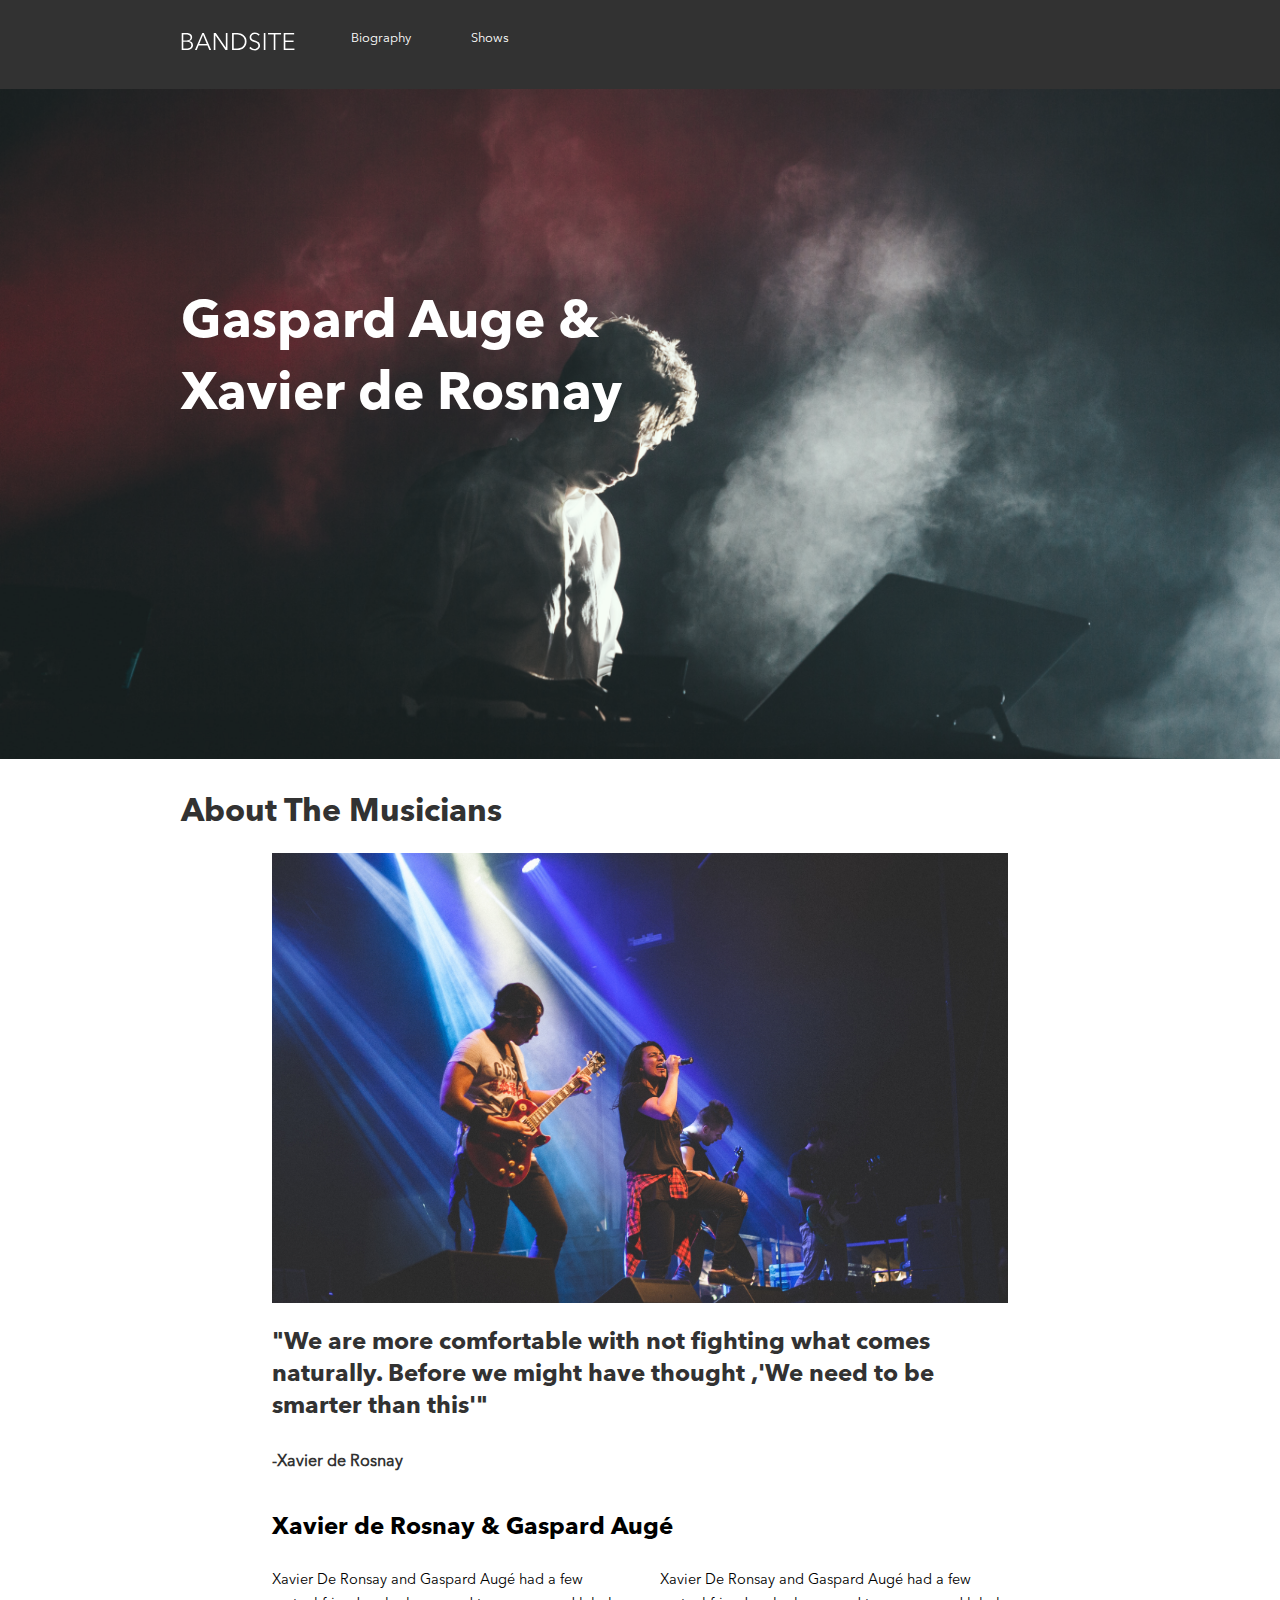
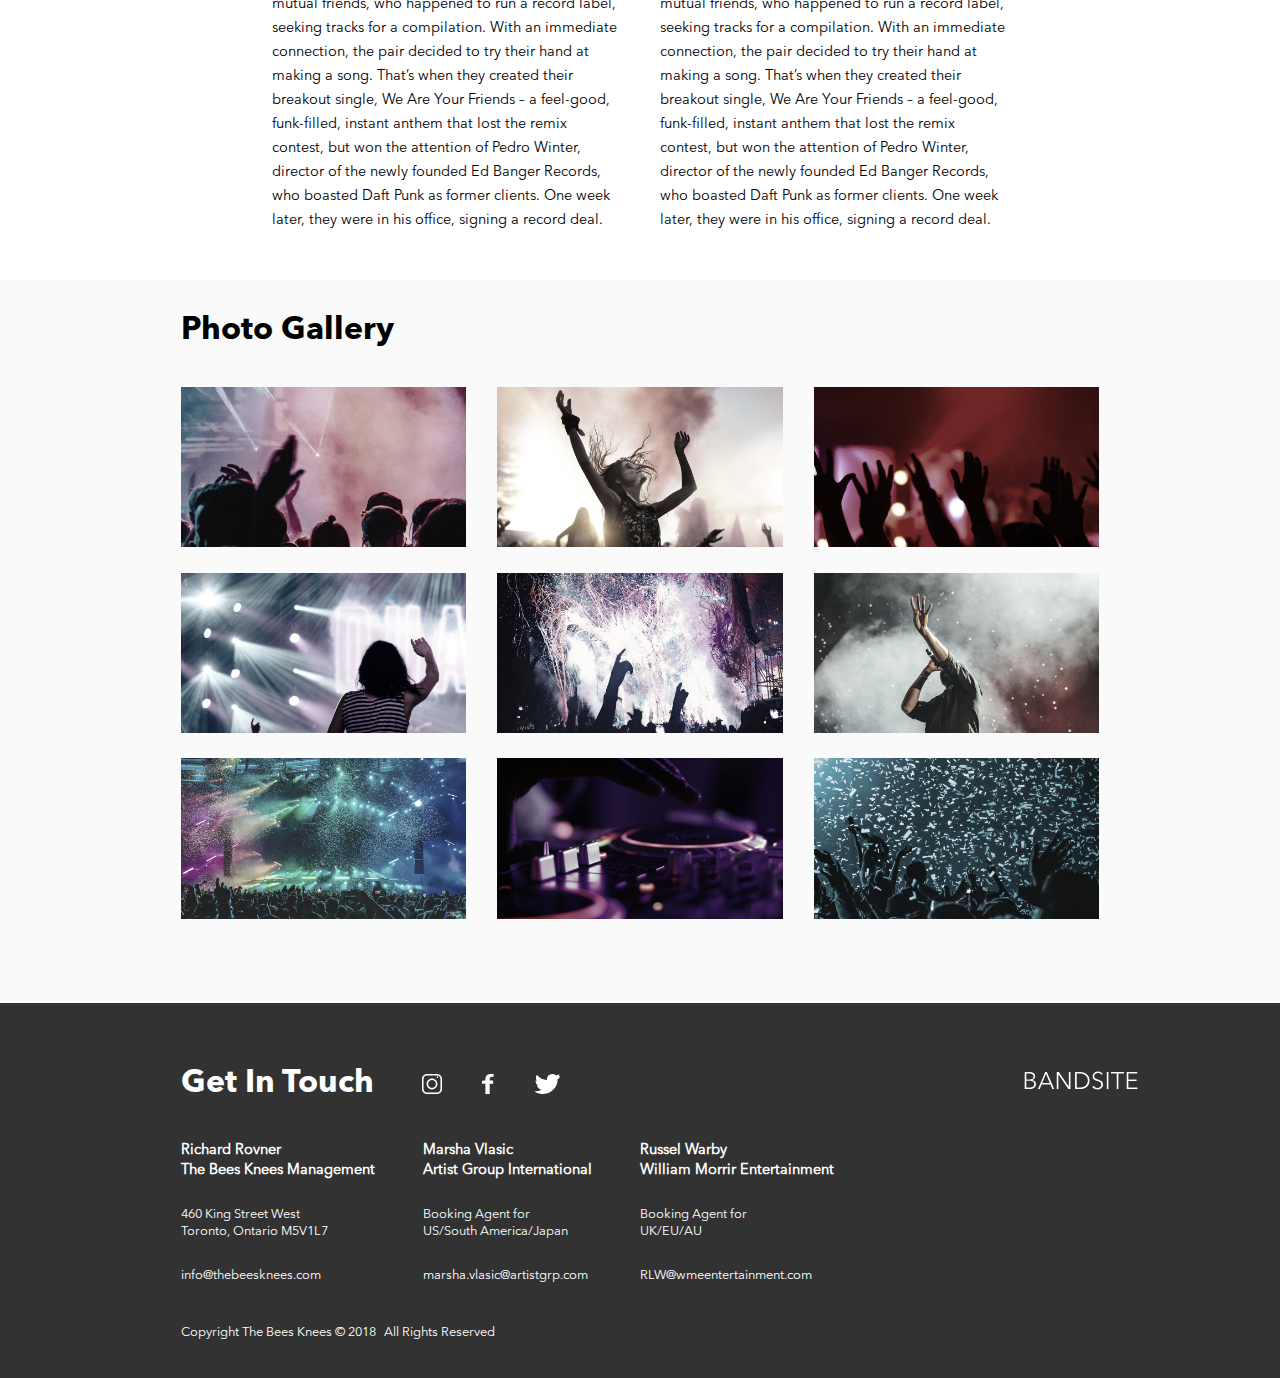
<file: sprint-1/html/index.html>
<!DOCTYPE html>
<html>

    <head>
        <title>Sprint 1</title>
        <link rel="stylesheet" href="../css/style1.css">
        <meta name="viewport" content="width=device-width, initial-scale=1.0">
        <meta http-equiv="X-UA-Compatible" content="ie=edge">
    </head>

    <body>
        <header class="main-header">
            <a href="./index.html"><img class="main-header__logo" src="../logos/logo-bandsite-edit.svg" alt=""></a>
            <nav class="nav-bar">
                <ul class="nav-bar__list">
                    <li>Biography</li>
                    <li>Shows</li>
                </ul>
            </nav>
        </header>

        <main>
            <div class="hero-container">
                <img class="hero-container__image" src="../images/main1.jpg" alt="">
                <div class="hero-container__text">Gaspard Auge & Xavier de Rosnay</div>
            </div>
            <article class="main-article">
                <h1 class="main-article__title">About the Musicians</h1>
                <div class="main-article__image--box"><img class="main-article__image" src="../images/main.jpg" alt=""></div> 
                <p class="main-article__quote">"We are more comfortable with not fighting what comes naturally. Before we
                    might have thought ,'We need to be smarter than this'" </p>
                <p class="main-article__preacher">-Xavier de Rosnay</p>
            </article>

            <article class="stories">
                <h3 class="stories__column__heading">Xavier de Rosnay & Gaspard Augé</h3>
                <div class="stories__column__content">
                    <p class="stories__column__content--first">Xavier De Ronsay and Gaspard Augé had a few mutual friends,
                        who happened to run a record label, seeking tracks for a
                        compilation. With an immediate connection, the pair decided to
                        try their hand at making a song. That’s when they created their
                        breakout single, We Are Your Friends – a feel-good, funk-filled,
                        instant anthem that lost the remix contest, but won the attention
                        of Pedro Winter, director of the newly founded Ed Banger
                        Records, who boasted Daft Punk as former clients. One week
                        later, they were in his office, signing a record deal.
                    </p>
                    
                    
                    <p class="stories__column__content--second">
                        Xavier De Ronsay and Gaspard Augé had a few mutual friends,
                        who happened to run a record label, seeking tracks for a
                        compilation. With an immediate connection, the pair decided to
                        try their hand at making a song. That’s when they created their
                        breakout single, We Are Your Friends – a feel-good, funk-filled,
                        instant anthem that lost the remix contest, but won the attention
                        of Pedro Winter, director of the newly founded Ed Banger
                        Records, who boasted Daft Punk as former clients. One week
                        later, they were in his office, signing a record deal.
                    </p>
                </div>
                
            </article>

            <article class="gallery">
                <div>
                    <h2 class="gallery__heading">Photo Gallery</h2>
                </div>
                <div class="gallery__photos">
                    <img src="../images/Photo-gallery-1.jpg" alt="">
                    <img src="../images/Photo-gallery-2.jpg" alt="">
                    <img src="../images/Photo-gallery-3.jpg" alt="">
                    <img src="../images/Photo-gallery-4.jpg" alt="">
                    <img src="../images/Photo-gallery-5.jpg" alt="">
                    <img src="../images/Photo-gallery-6.jpg" alt="">
                    <img src="../images/Photo-gallery-7.jpg" alt="">
                    <img src="../images/Photo-gallery-8.jpg" alt="">
                    <img src="../images/Photo-gallery-9.jpg" alt="">
                </div>
            </article>

        </main>

        <footer class="footer">
            <div class="footer-start">
                <h1 class="footer-start__slogan">Get in Touch</h1>
                <div class="footer-start__socials">
                    <img src="../icons/SVG/Icon-instagram.svg" alt="">
                    <img src="../icons/SVG/Icon-facebook.svg" alt="">
                    <img src="../icons/SVG/Icon-twitter.svg" alt="">
                </div>
                <div class="footer-start__logo"><img src="../logos/logo-bandsite-edit.svg" alt=""></div>
            </div>
            <div class="footer-center">
                <div class="footer-center__contact1">
                    <div class="footer-center__contact1--intro">
                        <p>Richard Rovner</p>
                        <p>The Bees Knees Management</p>
                    </div>
                    <div class="footer-center__contact1--address">
                        <p>460 King Street West</p>
                        <p>Toronto, Ontario M5V1L7</p>
                    </div>
            
                    <p class="footer-center__contact1--email">info@thebeesknees.com</p>
                </div>
                <div class="footer-center__contact2">
                    <div class="footer-center__contact1--intro">
                        <p>Marsha Vlasic</p>
                        <p>Artist Group International</p>
                    </div>
                    <div class="footer-center__contact2--address">
                        <p>Booking Agent for</p>
                        <p>US/South America/Japan</p>
                    </div>
                    <p class="footer-center__contact2--email">marsha.vlasic@artistgrp.com</p>
                </div>
                <div class="footer-center__contact3">
                    <div class="footer-center__contact1--intro">
                        <p>Russel Warby</p>
                        <p>William Morrir Entertainment</p>
                    </div>
                    <div class="footer-center__contact3--address">
                        <p>Booking Agent for</p>
                        <p>UK/EU/AU</p>
                    </div>
                    <p class="footer-center__contact3--email">RLW@wmeentertainment.com</p>
                </div>
            </div>
            <div class="footer-end">
                <p>Copyright The Bees Knees &copy 2018</p>
                <p>All Rights Reserved</p>
            </div>
        </footer>

    </body>

</html>
</file>
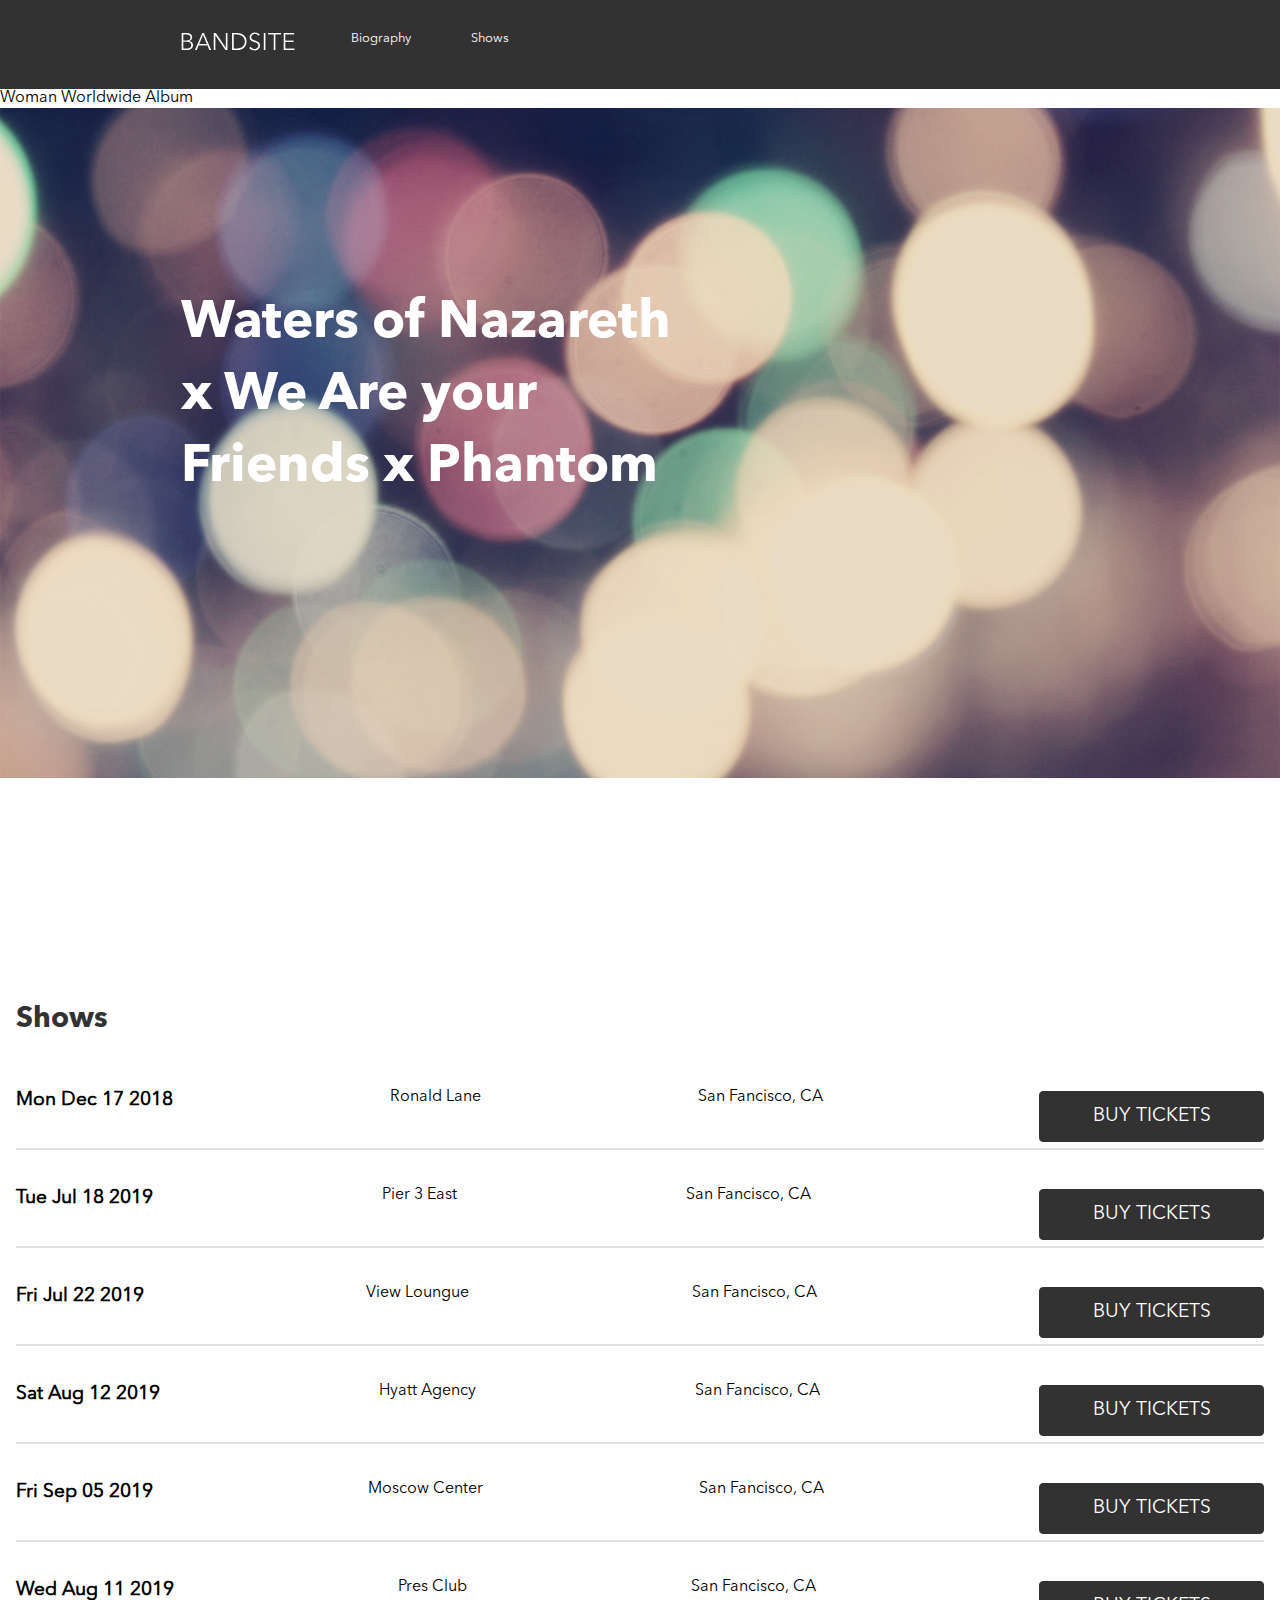
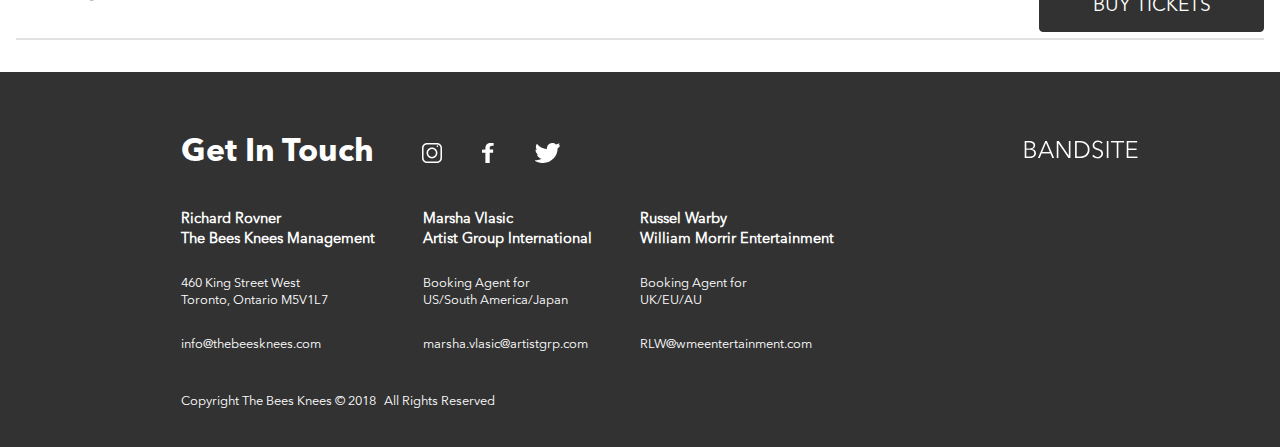
<file: sprint-2/html/show.html>
<!DOCTYPE html>
<html lang="en">
<head>
    <meta charset="UTF-8">
    <meta name="viewport" content="width=device-width, initial-scale=1.0">
    <meta http-equiv="X-UA-Compatible" content="ie=edge">
    <title>Shows</title>
    <link rel="stylesheet" href="../css/style1.css">
    <link rel="stylesheet" href="../css/styles2.css">
</head>
<body>
    <header class="main-header">
        <a href="./index.html"><img class="main-header__logo" src="../logos/logo-bandsite-edit.svg" alt=""></a>
        <nav class="nav-bar">
            <ul class="nav-bar__list">
                <li>Biography</li>
                <li>Shows</li>
            </ul>
        </nav>
    </header>

    <main>
        <div class="hero-container">
            <div class="hero-container__album">Woman Worldwide Album</div>
            <img class="hero-container__image" src="../images/show-hero.jpg" alt="">
            <div class="hero-container__text">Waters of Nazareth x We Are your Friends x Phantom</div>
            <div class="hero-container__song">
                <iframe width="90%" height="166" scrolling="no" frameborder="no" allow="autoplay"
                    src="https://w.soundcloud.com/player/?url=https%3A//api.soundcloud.com/tracks/639078390&color=%23ff5500&auto_play=false&hide_related=false&show_comments=true&show_user=true&show_reposts=false&show_teaser=true"></iframe>
            </div>
        </div>

        <article class="shows">
            <div class="shows__heading"><h2>shows</h2></div>
            <div class="shows__tickets">
                <div class="shows__tickets__box">
                    <div class="shows__tickets__date">
                        <div class="shows__tickets__date--key">date</div>
                        <div class="shows__tickets__date--value">Mon Dec 17 2018</div>
                    </div>
                    <div class="shows__tickets__venue">
                        <div class="shows__tickets__venue--key">venue</div>
                        <div class="shows__tickets__venue--value">Ronald Lane</div>
                    </div>
                    <div class="shows__tickets__location">
                        <div class="shows__tickets__location--key">location</div>
                        <div class="shows__tickets__location--value">San Fancisco, CA</div>
                    </div>
                    <button class="shows__tickets__button--buy">
                        buy tickets
                    </button>
                </div>
        
                <div class="shows__tickets__box">
                    <div class="shows__tickets__date">
        
                        <div class="shows__tickets__date--key">date</div>
                        <div class="shows__tickets__date--value">Tue Jul 18 2019</div>
        
                    </div>
                    <div class="shows__tickets__venue">
                        <div class="shows__tickets__venue--key">venue</div>
                        <div class="shows__tickets__venue--value">Pier 3 East</div>
        
                    </div>
                    <div class="shows__tickets__location">
                        <div class="shows__tickets__location--key">location</div>
                        <div class="shows__tickets__location--value">San Fancisco, CA</div>
                    </div>
                    <button class="shows__tickets__button--buy">
                        buy tickets
                    </button>
                </div>
        
                <div class="shows__tickets__box">
                    <div class="shows__tickets__date">
        
                        <div class="shows__tickets__date--key">date</div>
                        <div class="shows__tickets__date--value">Fri Jul 22 2019</div>
        
                    </div>
                    <div class="shows__tickets__venue">
        
                        <div class="shows__tickets__venue--key">venue</div>
                        <div class="shows__tickets__venue--value">View Loungue</div>
        
                    </div>
                    <div class="shows__tickets__location">
        
                        <div class="shows__tickets__location--key">location</div>
                        <div class="shows__tickets__location--value">San Fancisco, CA</div>
        
                    </div>
                    <button class="shows__tickets__button--buy">
                        buy tickets
                    </button>
                </div>
        
                <div class="shows__tickets__box">
                    <div class="shows__tickets__date">
        
                        <div class="shows__tickets__date--key">date</div>
                        <div class="shows__tickets__date--value">Sat Aug 12 2019</div>
        
                    </div>
                    <div class="shows__tickets__venue">
        
                        <div class="shows__tickets__venue--key">venue</div>
                        <div class="shows__tickets__venue--value">Hyatt Agency</div>
        
                    </div>
                    <div class="shows__tickets__location">
                        <div class="shows__tickets__location--key">location</div>
                        <div class="shows__tickets__location--value">San Fancisco, CA</div>
                    </div>
                    <button class="shows__tickets__button--buy">
                        buy tickets
                    </button>
                </div>
        
                <div class="shows__tickets__box">
                    <div class="shows__tickets__date">
        
                        <div class="shows__tickets__date--key">date</div>
                        <div class="shows__tickets__date--value">Fri Sep 05 2019</div>
        
                    </div>
                    <div class="shows__tickets__venue">
        
                        <div class="shows__tickets__venue--key">venue</div>
                        <div class="shows__tickets__venue--value">Moscow Center</div>
        
                    </div>
                    <div class="shows__tickets__location">
                        <div class="shows__tickets__location--key">location</div>
                        <div class="shows__tickets__location--value">San Fancisco, CA</div>
                    </div>
                    <button class="shows__tickets__button--buy">
                        buy tickets
                    </button>
                </div>
        
                <div class="shows__tickets__box">
                    <div class="shows__tickets__date">
        
                        <div class="shows__tickets__date--key">date</div>
                        <div class="shows__tickets__date--value">Wed Aug 11 2019</div>
        
                    </div>
                    <div class="shows__tickets__venue">
        
                        <div class="shows__tickets__venue--key">venue</div>
                        <div class="shows__tickets__venue--value">Pres Club</div>
        
                    </div>
                    <div class="shows__tickets__location">
                        <div class="shows__tickets__location--key">location</div>
                        <div class="shows__tickets__location--value">San Fancisco, CA</div>
                    </div>
                    <button class="shows__tickets__button--buy">
                        buy tickets
                    </button>
                </div>
            </div>
        </article>
    </main>

    <footer class="footer">
        <div class="footer-start">
            <h1 class="footer-start__slogan">Get in Touch</h1>
            <div class="footer-start__socials">
                <img src="../icons/SVG/Icon-instagram.svg" alt="">
                <img src="../icons/SVG/Icon-facebook.svg" alt="">
                <img src="../icons/SVG/Icon-twitter.svg" alt="">
            </div>
            <div class="footer-start__logo"><img src="../logos/logo-bandsite-edit.svg" alt=""></div>
        </div>
        <div class="footer-center">
            <div class="footer-center__contact1">
                <div class="footer-center__contact1--intro">
                    <p>Richard Rovner</p>
                    <p>The Bees Knees Management</p>
                </div>
                <div class="footer-center__contact1--address">
                    <p>460 King Street West</p>
                    <p>Toronto, Ontario M5V1L7</p>
                </div>
    
                <p class="footer-center__contact1--email">info@thebeesknees.com</p>
            </div>
            <div class="footer-center__contact2">
                <div class="footer-center__contact1--intro">
                    <p>Marsha Vlasic</p>
                    <p>Artist Group International</p>
                </div>
                <div class="footer-center__contact2--address">
                    <p>Booking Agent for</p>
                    <p>US/South America/Japan</p>
                </div>
                <p class="footer-center__contact2--email">marsha.vlasic@artistgrp.com</p>
            </div>
            <div class="footer-center__contact3">
                <div class="footer-center__contact1--intro">
                    <p>Russel Warby</p>
                    <p>William Morrir Entertainment</p>
                </div>
                <div class="footer-center__contact3--address">
                    <p>Booking Agent for</p>
                    <p>UK/EU/AU</p>
                </div>
                <p class="footer-center__contact3--email">RLW@wmeentertainment.com</p>
            </div>
        </div>
        <div class="footer-end">
            <p>Copyright The Bees Knees &copy 2018</p>
            <p>All Rights Reserved</p>
        </div>
    </footer>
   
</body>
</html>
</file>
<file: sprint-1/css/style1.css>
@font-face {
  font-family: 'Avenir';
  src: url("../fonts/AvenirNextProLT/Linotype - AvenirNextLTPro-Regular.otf") format("opentype");
}

@font-face {
  font-family: 'AvenirBold';
  src: url("../fonts/AvenirNextProLT/Linotype - AvenirNextLTPro-Bold.otf") format("opentype");
}

* {
  margin: 0;
  font-family: 'Avenir';
}

/**************** Header **************/
.main-header {
  display: -webkit-box;
  display: -ms-flexbox;
  display: flex;
  -webkit-box-orient: vertical;
  -webkit-box-direction: normal;
      -ms-flex-direction: column;
          flex-direction: column;
  -webkit-box-align: center;
      -ms-flex-align: center;
          align-items: center;
  -webkit-box-pack: center;
      -ms-flex-pack: center;
          justify-content: center;
  background-color: #323232;
  color: white;
}

@media screen and (min-width: 426px) {
  .main-header {
    -webkit-box-orient: horizontal;
    -webkit-box-direction: normal;
        -ms-flex-direction: row;
            flex-direction: row;
    -webkit-box-pack: start;
        -ms-flex-pack: start;
            justify-content: flex-start;
    padding-left: 1.5rem;
  }
}

@media screen and (min-width: 769px) {
  .main-header {
    padding-left: 11.3rem;
  }
}

.main-header__logo {
  padding: 1rem 0 0.5rem 0;
}

@media screen and (min-width: 426px) {
  .main-header__logo {
    padding: 2rem 3.5rem 2rem 0;
  }
}

.main-header .nav-bar {
  width: 100%;
}

@media screen and (min-width: 426px) {
  .main-header .nav-bar {
    width: 15%;
  }
}

@media screen and (min-width: 769px) {
  .main-header .nav-bar {
    width: 10%;
  }
}

.main-header .nav-bar__list {
  display: -webkit-box;
  display: -ms-flexbox;
  display: flex;
  -webkit-box-orient: horizontal;
  -webkit-box-direction: normal;
      -ms-flex-direction: row;
          flex-direction: row;
  -webkit-box-pack: justify;
      -ms-flex-pack: justify;
          justify-content: space-between;
  width: 100%;
  list-style-type: none;
  padding-left: 0;
  color: white;
}

.main-header .nav-bar__list li {
  font-size: 0.8rem;
  line-height: 1.2rem;
  color: white;
  width: 100%;
  text-align: center;
  padding-bottom: 0.5rem;
  border-bottom: 4px solid #323232;
}

@media screen and (min-width: 426px) {
  .main-header .nav-bar__list li {
    margin-right: 55%;
  }
}

.main-header .nav-bar__list li:hover {
  border-bottom: 4px solid white;
}

/**************** End of Header**************/
/**************** Hero **************/
.hero-container__image {
  -webkit-filter: grayscale(0.5);
          filter: grayscale(0.5);
  width: 100%;
  height: 11.5rem;
  -o-object-fit: cover;
     object-fit: cover;
}

@media screen and (min-width: 426px) {
  .hero-container__image {
    height: 25rem;
    -o-object-fit: cover;
       object-fit: cover;
  }
}

@media screen and (min-width: 769px) {
  .hero-container__image {
    height: 41.9rem;
    -o-object-fit: cover;
       object-fit: cover;
  }
}

.hero-container__text {
  font-size: 1.5rem;
  line-height: 2rem;
  position: absolute;
  top: 9rem;
  left: 1rem;
  width: 63%;
  color: white;
  font-family: 'AvenirBold';
}

@media screen and (min-width: 426px) {
  .hero-container__text {
    font-size: 3rem;
    line-height: 4rem;
    top: 12rem;
    left: 2rem;
  }
}

@media screen and (min-width: 769px) {
  .hero-container__text {
    font-size: 3.3rem;
    line-height: 4.5rem;
    top: 18rem;
    left: 11.3rem;
    width: 40%;
  }
}

/**************** End of Hero **************/
/**************** Main-article **************/
.main-article {
  display: -webkit-box;
  display: -ms-flexbox;
  display: flex;
  -webkit-box-orient: vertical;
  -webkit-box-direction: normal;
      -ms-flex-flow: column wrap;
          flex-flow: column wrap;
  color: #323232;
}

.main-article__title {
  font-size: 1.5rem;
  line-height: 1.5rem;
  font-family: 'AvenirBold';
  margin: 1.6rem 0 1.2rem 1rem;
  text-transform: capitalize;
}

@media screen and (min-width: 426px) {
  .main-article__title {
    font-size: 2rem;
    line-height: 2rem;
    margin: 2rem 0 1.5rem 1.5rem;
  }
}

@media screen and (min-width: 769px) {
  .main-article__title {
    margin-left: 11.3rem;
  }
}

.main-article__image--box {
  margin: 0 1rem;
}

@media screen and (min-width: 426px) {
  .main-article__image--box {
    margin: 0 1.5rem;
  }
}

@media screen and (min-width: 769px) {
  .main-article__image--box {
    margin: 0 17rem;
  }
}

.main-article__image {
  width: 100%;
  -o-object-fit: cover;
     object-fit: cover;
  height: 9.1rem;
}

@media screen and (min-width: 426px) {
  .main-article__image {
    width: 100%;
    height: 22.5rem;
  }
}

@media screen and (min-width: 769px) {
  .main-article__image {
    width: 100%;
    height: 28.1rem;
  }
}

.main-article__quote {
  font-size: 0.9rem;
  line-height: 1.3rem;
  margin: 1.1rem 1rem 1.9rem 1rem;
  font-weight: bold;
}

@media screen and (min-width: 426px) {
  .main-article__quote {
    font-size: 1.5rem;
    line-height: 2rem;
    font-family: 'AvenirBold';
    width: 86%;
    margin-left: 1.5rem;
  }
}

@media screen and (min-width: 769px) {
  .main-article__quote {
    margin-left: 17rem;
    width: 55%;
  }
}

.main-article__preacher {
  margin: 0 1rem 2.5rem 1rem;
  font-weight: bold;
  font-size: 0.8rem;
}

@media screen and (min-width: 426px) {
  .main-article__preacher {
    font-size: 1rem;
    margin-left: 1.5rem;
  }
}

@media screen and (min-width: 769px) {
  .main-article__preacher {
    margin-left: 17rem;
  }
}

/**************** End of Main-article **************/
/**************** Column Stories **************/
.stories {
  margin: 0 1rem;
}

@media screen and (min-width: 426px) {
  .stories {
    margin: 0 1.5rem;
  }
}

@media screen and (min-width: 769px) {
  .stories {
    margin: 0 17rem;
  }
}

.stories__column__heading {
  font-size: 0.9rem;
  line-height: 1.4rem;
  margin-bottom: 1.5rem;
}

@media screen and (min-width: 426px) {
  .stories__column__heading {
    font-size: 1.5rem;
    line-height: 2rem;
    font-family: 'AvenirBold';
  }
}

.stories__column__content {
  font-size: 0.75rem;
  line-height: 1.25rem;
  margin-bottom: 1.5rem;
}

@media screen and (min-width: 426px) {
  .stories__column__content {
    font-size: 0.9rem;
    line-height: 1.5rem;
    display: -webkit-box;
    display: -ms-flexbox;
    display: flex;
  }
}

.stories__column__content--first {
  margin-bottom: 1.5rem;
}

@media screen and (min-width: 426px) {
  .stories__column__content--first {
    margin-right: 1.5rem;
  }
}

@media screen and (min-width: 769px) {
  .stories__column__content--first {
    margin-right: 2.5rem;
  }
}

/**************** End of Column Stories **************/
/**************** Photo Gallery **************/
.gallery {
  display: -webkit-box;
  display: -ms-flexbox;
  display: flex;
  -webkit-box-orient: vertical;
  -webkit-box-direction: normal;
      -ms-flex-flow: column wrap;
          flex-flow: column wrap;
  background-color: #fafafa;
  padding-right: 1rem;
  padding-left: 1rem;
}

@media screen and (min-width: 426px) {
  .gallery {
    padding-right: 1.5rem;
    padding-left: 1.5rem;
  }
}

@media screen and (min-width: 769px) {
  .gallery {
    padding-right: 11.3rem;
    padding-left: 11.3rem;
    padding-bottom: 2.5rem;
  }
}

.gallery__heading {
  margin: 2rem 0 1.5rem 0;
  padding: 0;
  font-family: 'AvenirBold';
}

@media screen and (min-width: 426px) {
  .gallery__heading {
    font-size: 2rem;
  }
}

.gallery__photos {
  margin-bottom: 2rem;
}

@media screen and (min-width: 426px) {
  .gallery__photos {
    display: -webkit-box;
    display: -ms-flexbox;
    display: flex;
    -webkit-box-orient: horizontal;
    -webkit-box-direction: normal;
        -ms-flex-flow: row wrap;
            flex-flow: row wrap;
    -webkit-box-pack: justify;
        -ms-flex-pack: justify;
            justify-content: space-between;
    -webkit-box-align: stretch;
        -ms-flex-align: stretch;
            align-items: stretch;
  }
}

.gallery__photos img {
  width: 100%;
  margin: 0.4rem 0;
  background-color: #323232;
  -webkit-filter: grayscale(0.7);
          filter: grayscale(0.7);
}

@media screen and (min-width: 426px) {
  .gallery__photos img {
    width: 31.1%;
    margin-top: 0.8rem;
    margin-bottom: 0.8rem;
  }
}

.gallery__photos img:hover {
  -webkit-filter: grayscale(0);
          filter: grayscale(0);
}

/**************** End of Photo Gallery **************/
/**************** Footer **************/
.footer {
  background-color: #323232;
  color: white;
  padding: 2.5rem 1rem 0.25rem 0.8rem;
}

@media screen and (min-width: 426px) {
  .footer {
    padding-left: 1.5rem;
    padding-right: 1.5rem;
  }
}

@media screen and (min-width: 769px) {
  .footer {
    padding-left: 11.3rem;
    padding-right: 11.3rem;
  }
}

@media screen and (min-width: 426px) {
  .footer .footer-start {
    display: -webkit-box;
    display: -ms-flexbox;
    display: flex;
    -webkit-box-align: center;
        -ms-flex-align: center;
            align-items: center;
    -webkit-box-pack: start;
        -ms-flex-pack: start;
            justify-content: flex-start;
  }
}

.footer .footer-start__slogan {
  font-size: 2rem;
  line-height: normal;
  font-family: 'AvenirBold';
  text-transform: capitalize;
  margin-right: 3rem;
}

.footer .footer-start__logo {
  display: none;
}

@media screen and (min-width: 426px) {
  .footer .footer-start__logo {
    display: block;
    position: absolute;
    left: 81.3%;
  }
}

@media screen and (min-width: 769px) {
  .footer .footer-start__logo {
    left: 80%;
  }
}

.footer .footer-start__socials {
  display: -webkit-box;
  display: -ms-flexbox;
  display: flex;
  width: 40%;
  -webkit-box-pack: justify;
      -ms-flex-pack: justify;
          justify-content: space-between;
  padding: 1.9rem 0;
}

@media screen and (min-width: 426px) {
  .footer .footer-start__socials {
    width: 20%;
  }
}

@media screen and (min-width: 769px) {
  .footer .footer-start__socials {
    width: 15%;
  }
}

@media screen and (min-width: 426px) {
  .footer .footer-center {
    display: -webkit-box;
    display: -ms-flexbox;
    display: flex;
    -webkit-box-pack: justify;
        -ms-flex-pack: justify;
            justify-content: space-between;
  }
}

@media screen and (min-width: 769px) {
  .footer .footer-center {
    width: 100%;
    -webkit-box-pack: start;
        -ms-flex-pack: start;
            justify-content: flex-start;
  }
  .footer .footer-center > div {
    padding-right: 2.5rem;
  }
}

.footer .footer-center__contact1, .footer .footer-center__contact2, .footer .footer-center__contact3 {
  display: -webkit-box;
  display: -ms-flexbox;
  display: flex;
  -webkit-box-orient: vertical;
  -webkit-box-direction: normal;
      -ms-flex-direction: column;
          flex-direction: column;
  -webkit-box-pack: justify;
      -ms-flex-pack: justify;
          justify-content: space-between;
  height: 9rem;
  margin: 1rem 0.5rem 1.5rem 0;
}

.footer .footer-center__contact1--intro, .footer .footer-center__contact2--intro, .footer .footer-center__contact3--intro {
  font-size: 0.9rem;
  line-height: 1.25rem;
  font-family: 'AvenirBold';
  font-weight: bold;
}

.footer .footer-center__contact1--address, .footer .footer-center__contact2--address, .footer .footer-center__contact3--address {
  font-size: 0.8rem;
  line-height: 1.1rem;
}

.footer .footer-center__contact1--email, .footer .footer-center__contact2--email, .footer .footer-center__contact3--email {
  font-size: 0.8rem;
  line-height: 1.1rem;
}

.footer .footer-end {
  font-size: 0.8rem;
  line-height: 1.1rem;
  margin: 1rem 0 2rem 0;
}

@media screen and (min-width: 426px) {
  .footer .footer-end {
    display: -webkit-box;
    display: -ms-flexbox;
    display: flex;
  }
}

.footer .footer-end p {
  margin-right: 0.5rem;
}

/**************** End of Footer **************/
/*# sourceMappingURL=style1.css.map */
</file>
<file: sprint-2/css/style1.css>
@font-face {
  font-family: 'Avenir';
  src: url("../fonts/AvenirNextProLT/Linotype - AvenirNextLTPro-Regular.otf") format("opentype");
}

@font-face {
  font-family: 'AvenirBold';
  src: url("../fonts/AvenirNextProLT/Linotype - AvenirNextLTPro-Bold.otf") format("opentype");
}

* {
  margin: 0;
  font-family: 'Avenir';
}

/**************** Header **************/
.main-header {
  display: -webkit-box;
  display: -ms-flexbox;
  display: flex;
  -webkit-box-orient: vertical;
  -webkit-box-direction: normal;
      -ms-flex-direction: column;
          flex-direction: column;
  -webkit-box-align: center;
      -ms-flex-align: center;
          align-items: center;
  -webkit-box-pack: center;
      -ms-flex-pack: center;
          justify-content: center;
  background-color: #323232;
  color: white;
}

@media screen and (min-width: 426px) {
  .main-header {
    -webkit-box-orient: horizontal;
    -webkit-box-direction: normal;
        -ms-flex-direction: row;
            flex-direction: row;
    -webkit-box-pack: start;
        -ms-flex-pack: start;
            justify-content: flex-start;
    padding-left: 1.5rem;
  }
}

@media screen and (min-width: 769px) {
  .main-header {
    padding-left: 11.3rem;
  }
}

.main-header__logo {
  padding: 1rem 0 0.5rem 0;
}

@media screen and (min-width: 426px) {
  .main-header__logo {
    padding: 2rem 3.5rem 2rem 0;
  }
}

.main-header .nav-bar {
  width: 100%;
}

@media screen and (min-width: 426px) {
  .main-header .nav-bar {
    width: 15%;
  }
}

@media screen and (min-width: 769px) {
  .main-header .nav-bar {
    width: 10%;
  }
}

.main-header .nav-bar__list {
  display: -webkit-box;
  display: -ms-flexbox;
  display: flex;
  -webkit-box-orient: horizontal;
  -webkit-box-direction: normal;
      -ms-flex-direction: row;
          flex-direction: row;
  -webkit-box-pack: justify;
      -ms-flex-pack: justify;
          justify-content: space-between;
  width: 100%;
  list-style-type: none;
  padding-left: 0;
  color: white;
}

.main-header .nav-bar__list a, .main-header .nav-bar__list li {
  font-size: 0.8rem;
  line-height: 1.2rem;
  color: white;
  width: 100%;
  text-align: center;
  padding-bottom: 0.5rem;
  border-bottom: 4px solid #323232;
}

@media screen and (min-width: 426px) {
  .main-header .nav-bar__list a, .main-header .nav-bar__list li {
    margin-right: 55%;
  }
}

.main-header .nav-bar__list li:hover {
  border-bottom: 4px solid white;
}

/**************** End of Header**************/
/**************** Hero **************/
.hero-container__image {
  -webkit-filter: grayscale(0.5);
          filter: grayscale(0.5);
  width: 100%;
  height: 11.5rem;
  -o-object-fit: cover;
     object-fit: cover;
}

@media screen and (min-width: 426px) {
  .hero-container__image {
    height: 25rem;
    -o-object-fit: cover;
       object-fit: cover;
  }
}

@media screen and (min-width: 769px) {
  .hero-container__image {
    height: 41.9rem;
    -o-object-fit: cover;
       object-fit: cover;
  }
}

.hero-container__text {
  font-size: 1.5rem;
  line-height: 2rem;
  position: absolute;
  top: 9rem;
  left: 1rem;
  width: 63%;
  color: white;
  font-family: 'AvenirBold';
}

@media screen and (min-width: 426px) {
  .hero-container__text {
    font-size: 3rem;
    line-height: 4rem;
    top: 12rem;
    left: 2rem;
  }
}

@media screen and (min-width: 769px) {
  .hero-container__text {
    font-size: 3.3rem;
    line-height: 4.5rem;
    top: 18rem;
    left: 11.3rem;
    width: 40%;
  }
}

/**************** End of Hero **************/
/**************** Main-article **************/
.main-article {
  display: -webkit-box;
  display: -ms-flexbox;
  display: flex;
  -webkit-box-orient: vertical;
  -webkit-box-direction: normal;
      -ms-flex-flow: column wrap;
          flex-flow: column wrap;
  color: #323232;
}

.main-article__title {
  font-size: 1.5rem;
  line-height: 1.5rem;
  font-family: 'AvenirBold';
  margin: 1.6rem 0 1.2rem 1rem;
  text-transform: capitalize;
}

@media screen and (min-width: 426px) {
  .main-article__title {
    font-size: 2rem;
    line-height: 2rem;
    margin: 2rem 0 1.5rem 1.5rem;
  }
}

@media screen and (min-width: 769px) {
  .main-article__title {
    margin-left: 11.3rem;
  }
}

.main-article__image--box {
  margin: 0 1rem;
}

@media screen and (min-width: 426px) {
  .main-article__image--box {
    margin: 0 1.5rem;
  }
}

@media screen and (min-width: 769px) {
  .main-article__image--box {
    margin: 0 17rem;
  }
}

.main-article__image {
  width: 100%;
  -o-object-fit: cover;
     object-fit: cover;
  height: 9.1rem;
}

@media screen and (min-width: 426px) {
  .main-article__image {
    width: 100%;
    height: 22.5rem;
  }
}

@media screen and (min-width: 769px) {
  .main-article__image {
    width: 100%;
    height: 28.1rem;
  }
}

.main-article__quote {
  font-size: 0.9rem;
  line-height: 1.3rem;
  margin: 1.1rem 1rem 1.9rem 1rem;
  font-weight: bold;
}

@media screen and (min-width: 426px) {
  .main-article__quote {
    font-size: 1.5rem;
    line-height: 2rem;
    font-family: 'AvenirBold';
    width: 86%;
    margin-left: 1.5rem;
  }
}

@media screen and (min-width: 769px) {
  .main-article__quote {
    margin-left: 17rem;
    width: 55%;
  }
}

.main-article__preacher {
  margin: 0 1rem 2.5rem 1rem;
  font-weight: bold;
  font-size: 0.8rem;
}

@media screen and (min-width: 426px) {
  .main-article__preacher {
    font-size: 1rem;
    margin-left: 1.5rem;
  }
}

@media screen and (min-width: 769px) {
  .main-article__preacher {
    margin-left: 17rem;
  }
}

/**************** End of Main-article **************/
/**************** Column Stories **************/
.stories {
  margin: 0 1rem;
}

@media screen and (min-width: 426px) {
  .stories {
    margin: 0 1.5rem;
  }
}

@media screen and (min-width: 769px) {
  .stories {
    margin: 0 17rem;
  }
}

.stories__column__heading {
  font-size: 0.9rem;
  line-height: 1.4rem;
  margin-bottom: 1.5rem;
}

@media screen and (min-width: 426px) {
  .stories__column__heading {
    font-size: 1.5rem;
    line-height: 2rem;
    font-family: 'AvenirBold';
  }
}

.stories__column__content {
  font-size: 0.75rem;
  line-height: 1.25rem;
  margin-bottom: 1.5rem;
}

@media screen and (min-width: 426px) {
  .stories__column__content {
    font-size: 0.9rem;
    line-height: 1.5rem;
    display: -webkit-box;
    display: -ms-flexbox;
    display: flex;
  }
}

.stories__column__content--first {
  margin-bottom: 1.5rem;
}

@media screen and (min-width: 426px) {
  .stories__column__content--first {
    margin-right: 1.5rem;
  }
}

@media screen and (min-width: 769px) {
  .stories__column__content--first {
    margin-right: 2.5rem;
  }
}

/**************** End of Column Stories **************/
/**************** Photo Gallery **************/
.gallery {
  display: -webkit-box;
  display: -ms-flexbox;
  display: flex;
  -webkit-box-orient: vertical;
  -webkit-box-direction: normal;
      -ms-flex-flow: column wrap;
          flex-flow: column wrap;
  background-color: #fafafa;
  padding-right: 1rem;
  padding-left: 1rem;
}

@media screen and (min-width: 426px) {
  .gallery {
    padding-right: 1.5rem;
    padding-left: 1.5rem;
  }
}

@media screen and (min-width: 769px) {
  .gallery {
    padding-right: 11.3rem;
    padding-left: 11.3rem;
    padding-bottom: 2.5rem;
  }
}

.gallery__heading {
  margin: 2rem 0 1.5rem 0;
  padding: 0;
  font-family: 'AvenirBold';
}

@media screen and (min-width: 426px) {
  .gallery__heading {
    font-size: 2rem;
  }
}

.gallery__photos {
  margin-bottom: 2rem;
}

@media screen and (min-width: 426px) {
  .gallery__photos {
    display: -webkit-box;
    display: -ms-flexbox;
    display: flex;
    -webkit-box-orient: horizontal;
    -webkit-box-direction: normal;
        -ms-flex-flow: row wrap;
            flex-flow: row wrap;
    -webkit-box-pack: justify;
        -ms-flex-pack: justify;
            justify-content: space-between;
    -webkit-box-align: stretch;
        -ms-flex-align: stretch;
            align-items: stretch;
  }
}

.gallery__photos img {
  width: 100%;
  margin: 0.4rem 0;
  background-color: #323232;
  -webkit-filter: grayscale(0.7);
          filter: grayscale(0.7);
}

@media screen and (min-width: 426px) {
  .gallery__photos img {
    width: 31.1%;
    margin-top: 0.8rem;
    margin-bottom: 0.8rem;
  }
}

.gallery__photos img:hover {
  -webkit-filter: grayscale(0);
          filter: grayscale(0);
}

/**************** End of Photo Gallery **************/
/**************** Footer **************/
.footer {
  background-color: #323232;
  color: white;
  padding: 2.5rem 1rem 0.25rem 0.8rem;
}

@media screen and (min-width: 426px) {
  .footer {
    padding-left: 1.5rem;
    padding-right: 1.5rem;
  }
}

@media screen and (min-width: 769px) {
  .footer {
    padding-left: 11.3rem;
    padding-right: 11.3rem;
  }
}

@media screen and (min-width: 426px) {
  .footer .footer-start {
    display: -webkit-box;
    display: -ms-flexbox;
    display: flex;
    -webkit-box-align: center;
        -ms-flex-align: center;
            align-items: center;
    -webkit-box-pack: start;
        -ms-flex-pack: start;
            justify-content: flex-start;
  }
}

.footer .footer-start__slogan {
  font-size: 2rem;
  line-height: normal;
  font-family: 'AvenirBold';
  text-transform: capitalize;
  margin-right: 3rem;
}

.footer .footer-start__logo {
  display: none;
}

@media screen and (min-width: 426px) {
  .footer .footer-start__logo {
    display: block;
    position: absolute;
    left: 81.3%;
  }
}

@media screen and (min-width: 769px) {
  .footer .footer-start__logo {
    left: 80%;
  }
}

.footer .footer-start__socials {
  display: -webkit-box;
  display: -ms-flexbox;
  display: flex;
  width: 40%;
  -webkit-box-pack: justify;
      -ms-flex-pack: justify;
          justify-content: space-between;
  padding: 1.9rem 0;
}

@media screen and (min-width: 426px) {
  .footer .footer-start__socials {
    width: 20%;
  }
}

@media screen and (min-width: 769px) {
  .footer .footer-start__socials {
    width: 15%;
  }
}

@media screen and (min-width: 426px) {
  .footer .footer-center {
    display: -webkit-box;
    display: -ms-flexbox;
    display: flex;
    -webkit-box-pack: justify;
        -ms-flex-pack: justify;
            justify-content: space-between;
  }
}

@media screen and (min-width: 769px) {
  .footer .footer-center {
    width: 100%;
    -webkit-box-pack: start;
        -ms-flex-pack: start;
            justify-content: flex-start;
  }
  .footer .footer-center > div {
    padding-right: 2.5rem;
  }
}

.footer .footer-center__contact1, .footer .footer-center__contact2, .footer .footer-center__contact3 {
  display: -webkit-box;
  display: -ms-flexbox;
  display: flex;
  -webkit-box-orient: vertical;
  -webkit-box-direction: normal;
      -ms-flex-direction: column;
          flex-direction: column;
  -webkit-box-pack: justify;
      -ms-flex-pack: justify;
          justify-content: space-between;
  height: 9rem;
  margin: 1rem 0.5rem 1.5rem 0;
}

.footer .footer-center__contact1--intro, .footer .footer-center__contact2--intro, .footer .footer-center__contact3--intro {
  font-size: 0.9rem;
  line-height: 1.25rem;
  font-family: 'AvenirBold';
  font-weight: bold;
}

.footer .footer-center__contact1--address, .footer .footer-center__contact2--address, .footer .footer-center__contact3--address {
  font-size: 0.8rem;
  line-height: 1.1rem;
}

.footer .footer-center__contact1--email, .footer .footer-center__contact2--email, .footer .footer-center__contact3--email {
  font-size: 0.8rem;
  line-height: 1.1rem;
}

.footer .footer-end {
  font-size: 0.8rem;
  line-height: 1.1rem;
  margin: 1rem 0 2rem 0;
}

@media screen and (min-width: 426px) {
  .footer .footer-end {
    display: -webkit-box;
    display: -ms-flexbox;
    display: flex;
  }
}

.footer .footer-end p {
  margin-right: 0.5rem;
}

/**************** End of Footer **************/
/**************** Forms *****************/
.form {
  margin: 2rem 1rem 0 1rem;
  border-bottom: 2px solid silver;
}

.form__heading {
  font-size: 1.5rem;
  line-height: 2rem;
  font-family: 'AvenirBold';
  text-transform: capitalize;
  margin: 2rem 0 0.5rem 0;
}

.form__container {
  display: -webkit-box;
  display: -ms-flexbox;
  display: flex;
  -webkit-box-orient: horizontal;
  -webkit-box-direction: normal;
      -ms-flex-flow: row wrap;
          flex-flow: row wrap;
}

.form__content {
  margin-left: auto;
  width: 78%;
}

.form__content__image {
  width: 3rem;
  height: 3rem;
  -o-object-fit: cover;
     object-fit: cover;
  border-radius: 50%;
  margin-right: auto;
  margin-top: 4rem;
}

.form__content--name, .form__content--message {
  display: -webkit-box;
  display: -ms-flexbox;
  display: flex;
  -webkit-box-orient: vertical;
  -webkit-box-direction: normal;
      -ms-flex-direction: column;
          flex-direction: column;
}

.form__content__label {
  color: silver;
  font-size: 0.9rem;
  font-weight: bold;
  text-transform: uppercase;
  letter-spacing: 0.1rem;
  margin: 2rem 0 0.5rem 0;
}

.form__content__input {
  border: 2px solid silver;
  border-radius: 4px;
  width: 90%;
  height: 5rem;
  background-color: whitesmoke;
  padding-left: 1rem;
  padding-top: 0.9rem;
  font-size: 0.8rem;
  margin-right: 1rem;
}

.form__content__input::-webkit-input-placeholder {
  color: black;
  opacity: 1;
}

.form__content__input:-ms-input-placeholder {
  color: black;
  opacity: 1;
}

.form__content__input::-ms-input-placeholder {
  color: black;
  opacity: 1;
}

.form__content__input::placeholder {
  color: black;
  opacity: 1;
}

.form__content__input:focus {
  outline: none;
  border: 3px solid black;
}

.form__content__namebox {
  height: 3rem;
  padding-top: 0;
}

.form__content .button-comment {
  width: 100%;
  margin: 1.5rem 0 3rem 0;
  background-color: #323232;
  color: white;
  text-transform: uppercase;
  padding: 1rem;
  border: 2px solid #323232;
  border-radius: 4px;
  font-size: 0.9rem;
  letter-spacing: 1px;
  font-weight: bold;
}

.form__content .button-comment:focus {
  background-color: black;
  border-color: black;
  outline: none;
}

.comments {
  margin: 0 1rem 2rem 1rem;
}

.comments__box {
  display: -webkit-box;
  display: -ms-flexbox;
  display: flex;
  -webkit-box-orient: horizontal;
  -webkit-box-direction: normal;
      -ms-flex-flow: row wrap;
          flex-flow: row wrap;
  border-bottom: 2px solid silver;
  padding-bottom: 1rem;
  padding-top: 1.5rem;
}

.comments__box__image {
  background-color: silver;
  width: 3rem;
  height: 3rem;
  -o-object-fit: cover;
     object-fit: cover;
  border-radius: 50%;
  margin-right: auto;
}

.comments__box__content {
  margin-left: auto;
  width: 75%;
  display: -webkit-box;
  display: -ms-flexbox;
  display: flex;
  -webkit-box-orient: horizontal;
  -webkit-box-direction: normal;
      -ms-flex-flow: row wrap;
          flex-flow: row wrap;
  -webkit-box-pack: start;
      -ms-flex-pack: start;
          justify-content: flex-start;
  -webkit-box-align: start;
      -ms-flex-align: start;
          align-items: flex-start;
}

.comments__box__name {
  font-size: 0.9rem;
  line-height: 1rem;
  font-weight: bold;
}

.comments__box__date {
  margin-left: auto;
  color: silver;
  font-size: 0.9rem;
}

.comments__box__message {
  font-size: 0.9rem;
  line-height: 1rem;
  margin-left: auto;
  width: 75%;
  -ms-flex-item-align: start;
      align-self: flex-start;
}
/*# sourceMappingURL=style1.css.map */
</file>
<file: sprint-2/css/styles2.css>
@font-face {
  font-family: 'Avenir';
  src: url("../fonts/AvenirNextProLT/Linotype - AvenirNextLTPro-Regular.otf") format("opentype");
}

@font-face {
  font-family: 'AvenirBold';
  src: url("../fonts/AvenirNextProLT/Linotype - AvenirNextLTPro-Bold.otf") format("opentype");
}

.shows {
  margin: 1rem 1rem;
}

.shows__heading {
  color: #323232;
  font-size: 1.2rem;
  line-height: 2rem;
  text-transform: capitalize;
  padding: 2rem 0;
}

.shows__heading h2 {
  font-family: 'AvenirBold';
}

.shows__tickets {
  display: -webkit-box;
  display: -ms-flexbox;
  display: flex;
  -webkit-box-orient: vertical;
  -webkit-box-direction: normal;
      -ms-flex-direction: column;
          flex-direction: column;
  -webkit-box-pack: start;
      -ms-flex-pack: start;
          justify-content: flex-start;
  /*&__date:first-child, &__venue:first-child, &__location:first-child {
            display: block;

        }*/
}

.shows__tickets__box {
  display: -webkit-box;
  display: -ms-flexbox;
  display: flex;
  -webkit-box-orient: vertical;
  -webkit-box-direction: normal;
      -ms-flex-direction: column;
          flex-direction: column;
  -webkit-box-pack: justify;
      -ms-flex-pack: justify;
          justify-content: space-between;
  height: 20rem;
  border-bottom: 2px solid #e1e1e1;
  margin: 1rem 0;
}

@media screen and (min-width: 426px) {
  .shows__tickets__box {
    -webkit-box-orient: horizontal;
    -webkit-box-direction: normal;
        -ms-flex-direction: row;
            flex-direction: row;
    -webkit-box-align: center;
        -ms-flex-align: center;
            align-items: center;
    height: 4rem;
  }
}

.shows__tickets__date, .shows__tickets__venue, .shows__tickets__location {
  display: -webkit-box;
  display: -ms-flexbox;
  display: flex;
  -webkit-box-orient: vertical;
  -webkit-box-direction: normal;
      -ms-flex-direction: column;
          flex-direction: column;
  -webkit-box-pack: justify;
      -ms-flex-pack: justify;
          justify-content: space-between;
  height: 3.5rem;
}

.shows__tickets__date--key, .shows__tickets__venue--key, .shows__tickets__location--key {
  color: #afafaf;
  font-size: 1rem;
  line-height: 1.5rem;
  text-transform: uppercase;
  font-weight: bold;
}

@media screen and (min-width: 426px) {
  .shows__tickets__date--key, .shows__tickets__venue--key, .shows__tickets__location--key {
    display: none;
  }
}

.shows__tickets__date--value {
  font-weight: bold;
  font-size: 1.2rem;
}

.shows__tickets__button--buy {
  color: white;
  font-size: 1.2rem;
  line-height: 1.5rem;
  text-transform: uppercase;
  background-color: #323232;
  border: 1px solid #323232;
  border-radius: 4px;
  padding: 1.2rem;
  -ms-flex-item-align: center;
      -ms-grid-row-align: center;
      align-self: center;
  text-align: center;
  width: 86%;
  margin: 1.2rem 0 1.2rem 0;
}

@media screen and (min-width: 426px) {
  .shows__tickets__button--buy {
    width: 18%;
    margin: 0;
    padding: 0.8rem;
  }
}
/*# sourceMappingURL=styles2.css.map */
</file>
